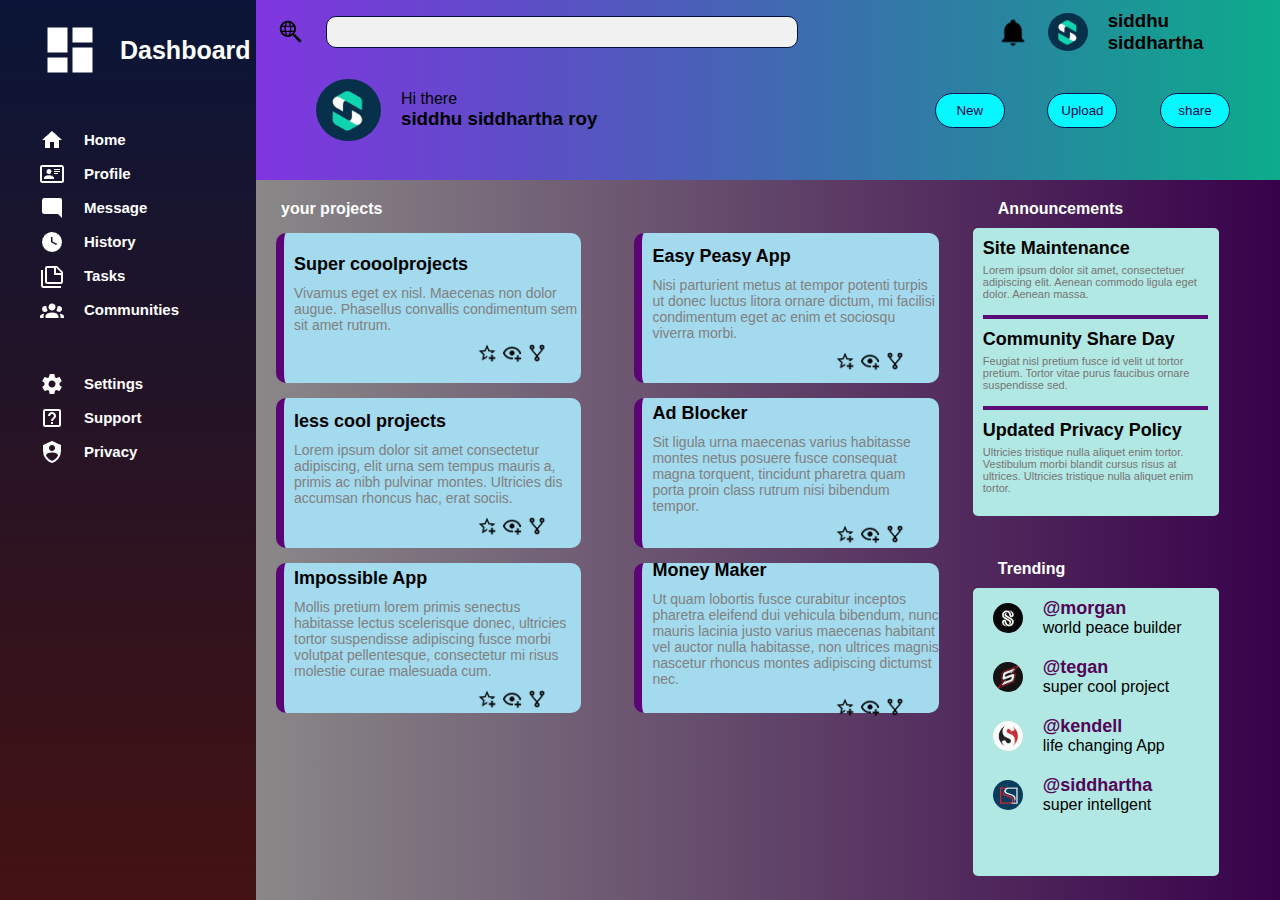
<file: Admin dashboard/index.html>
<!DOCTYPE html>
<html lang="en">
<head>
    <meta charset="UTF-8">
    <meta name="viewport" content="width=device-width, initial-scale=1.0">
    <title>Admin dashboard</title>
    <link rel="stylesheet" href="style.css">
</head>
<body>
     <div class="grid">
          <div class="sidebar">
                 <div class="logo-text">
                     <img src="./image/view-dashboard-custom.png">
                     <h1>Dashboard</h1>
                 </div>

              <br>
                 
                 <div class="list-items">
                      <div class="icon-text">
                           <img src="./image/home-custom.png">
                          <p><strong>Home</strong></p>
                      </div>

                      <div class="icon-text">
                         <img src="./image/card-account-details-outline-custom.png">
                        <p><strong>Profile</strong></p>
                      </div>

                      <div class="icon-text">
                         <img src="./image/message-reply-custom.png">
                         <p><strong>Message</strong></p>
                      </div>

                      <div class="icon-text">
                         <img src="./image/clock-time-four-custom.png">
                         <p><strong>History</strong></p>
                     </div>
                
                     <div class="icon-text">
                         <img src="./image/note-multiple-outline-custom.png">
                         <p><strong>Tasks</strong></p>
                     </div>

                     <div class="icon-text">
                         <img src="./image/account-group-custom.png">
                         <p><strong>Communities</strong></p>
                     </div>
              </div>
              
              <div class="list-items-bottom">
                    <div class="icon-text">
                           <img src="./image/cog-custom.png">
                           <p><strong>Settings</strong></p>
                    </div>

                    <div class="icon-text">
                           <img src="./image/help-box-outline-custom.png">
                            <p><strong>Support</strong></p>
                    </div>
  
                    <div class="icon-text">
                           <img src="./image/shield-account-custom.png">
                           <p><strong>Privacy</strong></p>
                    </div>
              </div>
        </div>
        <div class="main">
            <div class="header">
                <div class="navbar">
                    <img src="./image/search-web-custom.png" width="30px">
                    <input type="text" class="form-input">
                    <img src="./image/bell-custom.png" width="30px">
                    <img src="./image/logo.png" alt="" width="40px" class="avatarNavbar">
                    <h3>siddhu siddhartha</h3>
                </div>

                 <div class="welcome">
                    <div class="left">
                    <img src="./image/logo.png" alt="" width="65px" class="avatarwelcome"> 
                    <div class="welcome-text">
                        <p>Hi there</p>
                        <h3> siddhu siddhartha roy</h3>
                    </div>
                </div>
                    <div class="right">
                        <button class="btn">New</button>
                        <button class="btn">Upload</button>
                        <button class="btn">share</button>
                     </div>
                 </div>
                
             </div>
            <div class="content">
                <div class="projects">
                    <h4>your projects</h4>
                    <div class="cards">
                      <div class="cards-left">
                        <div class="card">
                            <h6>Super cooolprojects</h6>
                            <p>    Vivamus eget ex nisl. Maecenas non dolor augue. Phasellus
                                convallis condimentum sem sit amet rutrum.</p>
                            <div class="icons">
                                <img src="./image/star-plus-outline-custom.png" class="icons-image"alt="">
                                <img src="./image/eye-plus-outline-custom.png" class="icons-image"alt="">
                                <img src="./image/source-fork-custom.png" class="icons-image"alt="">
                            </div>
                        </div>

                        <div class="card">
                            <h6>less cool projects</h6>
                            <p>   Lorem ipsum dolor sit amet consectetur adipiscing, elit urna sem
                                tempus mauris a, primis ac nibh pulvinar montes. Ultricies dis
                                accumsan rhoncus hac, erat sociis.</p>
                            <div class="icons">
                                <img src="./image/star-plus-outline-custom.png"class="icons-image" alt="">
                                <img src="./image/eye-plus-outline-custom.png"class="icons-image" alt="">
                                <img src="./image/source-fork-custom.png" class="icons-image"alt="">
                            </div>
                        </div>
                        
                        <div class="card">
                            <h6>Impossible App</h6>
                            <p>   Mollis pretium lorem primis senectus habitasse lectus scelerisque
                                donec, ultricies tortor suspendisse adipiscing fusce morbi
                                volutpat pellentesque, consectetur mi risus molestie curae
                                malesuada cum.</p>
                            <div class="icons">
                                <img src="./image/star-plus-outline-custom.png" class="icons-image"alt="">
                                <img src="./image/eye-plus-outline-custom.png"class="icons-image" alt="">
                                <img src="./image/source-fork-custom.png"class="icons-image" alt="">
                            </div>
                        </div>
    
                      </div>
                      <div class="cards-right">
                        <div class="card">
                            <h6>Easy Peasy App</h6>
                            <p>    Nisi parturient metus at tempor potenti turpis ut donec luctus
                                litora ornare dictum, mi facilisi condimentum eget ac enim et
                                sociosqu viverra morbi.</p>
                            <div class="icons">
                                <img src="./image/star-plus-outline-custom.png" class="icons-image"alt="">
                                <img src="./image/eye-plus-outline-custom.png" class="icons-image" alt="">
                                <img src="./image/source-fork-custom.png" class="icons-image"alt="">
                            </div>
                        </div>
                        
                        <div class="card">
                            <h6>Ad Blocker</h6>
                            <p>   Sit ligula urna maecenas varius habitasse montes netus posuere
                                fusce consequat magna torquent, tincidunt pharetra quam porta
                                proin class rutrum nisi bibendum tempor.</p>
                            <div class="icons">
                                <img src="./image/star-plus-outline-custom.png" class="icons-image"alt="">
                                <img src="./image/eye-plus-outline-custom.png" class="icons-image" alt="">
                                <img src="./image/source-fork-custom.png"class="icons-image" alt="">
                            </div>
                        </div>
                        
                        <div class="card">
                            <h6>Money Maker</h6>
                            <p> Ut quam lobortis fusce curabitur inceptos pharetra eleifend dui
                                vehicula bibendum, nunc mauris lacinia justo varius maecenas
                                habitant vel auctor nulla habitasse, non ultrices magnis nascetur
                                rhoncus montes adipiscing dictumst nec.</p>
                            <div class="icons">
                                <img src="./image/star-plus-outline-custom.png"class="icons-image" alt="">
                                <img src="./image/eye-plus-outline-custom.png" class="icons-image"alt="">
                                <img src="./image/source-fork-custom.png"class="icons-image" alt="">
                            </div>
                        </div>
                      </div>
                    </div>
                </div>
                <div class="ann-trend">
                    <div class="ann">
                          <h4>Announcements</h4>
                          <div class="ann-card">
                             <div class="ann-text">
                                <h6>Site Maintenance</h6>
                                <p> Lorem ipsum dolor sit amet, consectetuer adipiscing elit. Aenean
                                    commodo ligula eget dolor. Aenean massa.</p>
                             </div>
                             <div class="divider"></div>
                             <div class="ann-text">
                                <h6>Community Share Day</h6>
                                <p> Feugiat nisl pretium fusce id velit ut tortor pretium. Tortor
                                    vitae purus faucibus ornare suspendisse sed.</p>
                             </div>
                             <div class="divider"></div>
                             <div class="ann-text">
                                <h6>Updated Privacy Policy</h6>
                                <p>   Ultricies tristique nulla aliquet enim tortor. Vestibulum morbi
                                    blandit cursus risus at ultrices. Ultricies tristique nulla
                                    aliquet enim tortor.</p>
                             </div>
                           </div>
                    </div>
                    <div class="tred">
                            <h4>Trending</h4>
                            <div class="trend-card">
                                <div class="trend-image-text">
                                    <img src="./image/s1.png" class="trend-image" alt="">
                                    <div class="trend-text">
                                        <h6>@morgan</h6>
                                        <p>world peace builder</p>
                                    </div>
                                </div>
                                <div class="trend-image-text">
                                    <img src="./image/s2.png" class="trend-image" alt="">
                                    <div class="trend-text">
                                        <h6>@tegan</h6>
                                        <p>super cool project</p>
                                    </div>
                                </div>
                                <div class="trend-image-text">
                                    <img src="./image/s3.png" class="trend-image" alt="">
                                    <div class="trend-text">
                                        <h6>@kendell</h6>
                                        <p>life changing App</p>
                                    </div>
                                </div>
                                <div class="trend-image-text">
                                    <img src="./image/s4.png" class="trend-image"alt="">
                                    <div class="trend-text">
                                        <h6>@siddhartha</h6>
                                        <p>super intellgent</p>
                                    </div>
                                </div>
                                
                            </div>
                    </div>
                </div>
            </div>
        </div>
     </div>
</body>
</html>
</file>
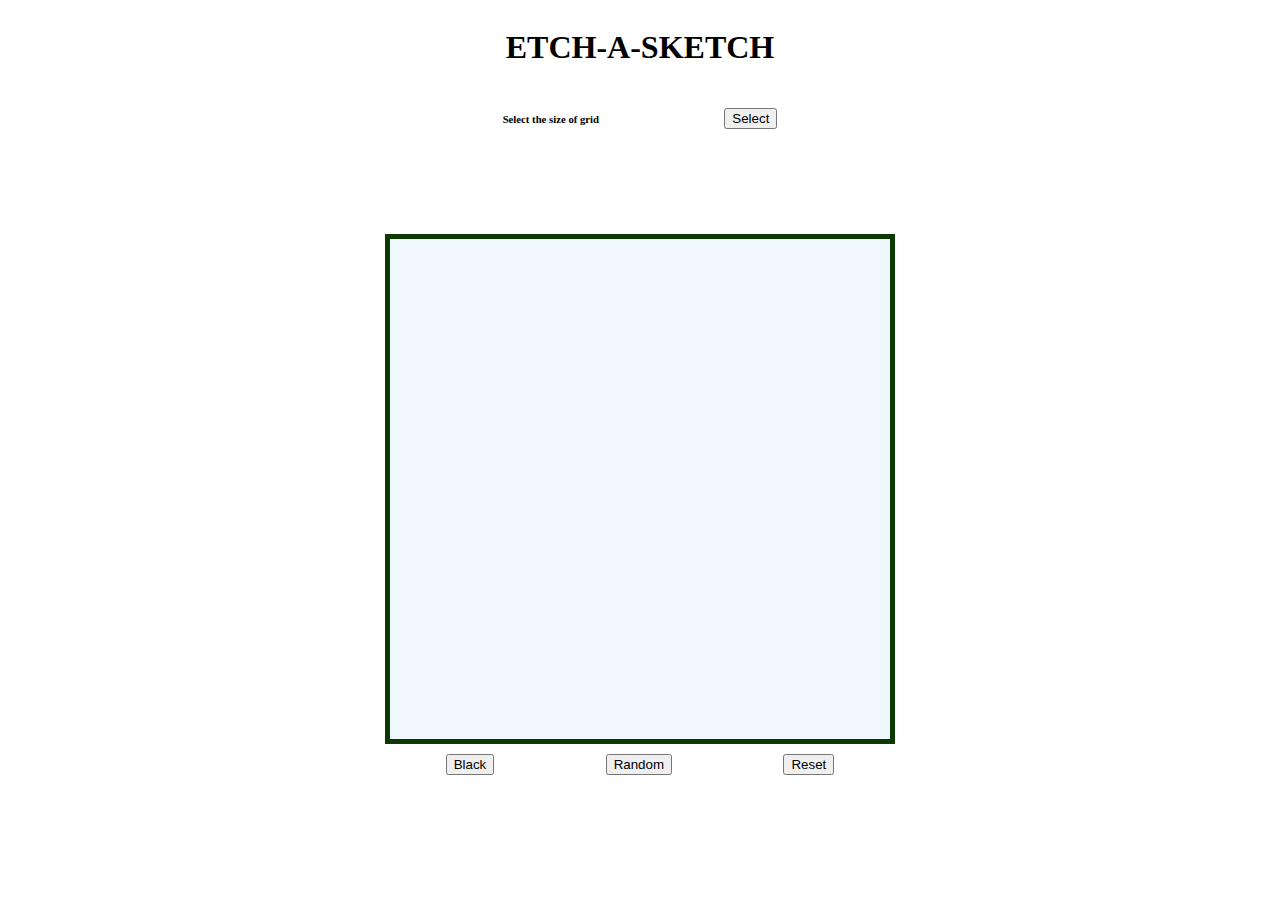
<file: E-sketch/index.html>
<!DOCTYPE html>
<html lang="en">
<head>
    <meta charset="UTF-8">
    <meta name="viewport" content="width=device-width, initial-scale=1.0">
    <title>E-Skecth</title>    
  <link rel="stylesheet" href="https://cdn.jsdelivr.net/npm/bootstrap@4.6.2/dist/css/bootstrap.min.css" integrity="sha384-xOolHFLEh07PJGoPkLv1IbcEPTNtaed2xpHsD9ESMhqIYd0nLMwNLD69Npy4HI+N" crossorigin="anonymous">
  <link rel="stylesheet" href="style.css">
</head>
<body>
    
    <h1>ETCH-A-SKETCH</h1>
    <div class="header">
        <h6>Select the size of grid</h6>
        <button id="popup"  class="btn btn-danger"  onclick="getSize()">Select</button>
    </div>
    <p id="message"></p>
    <p id="draw"></p>
    <div class="board"></div>
    <div class="footer">
        <button class="btn btn-dark"  onclick="setColor('black')">Black</button>
        <button class="btn btn-warning" b onclick="setColor('random')">Random</button>
        <button class="btn btn-primary"  onclick="reset()">Reset</button>
    </div>
</body>
<script src="script.js"></script>
</html>
</file>
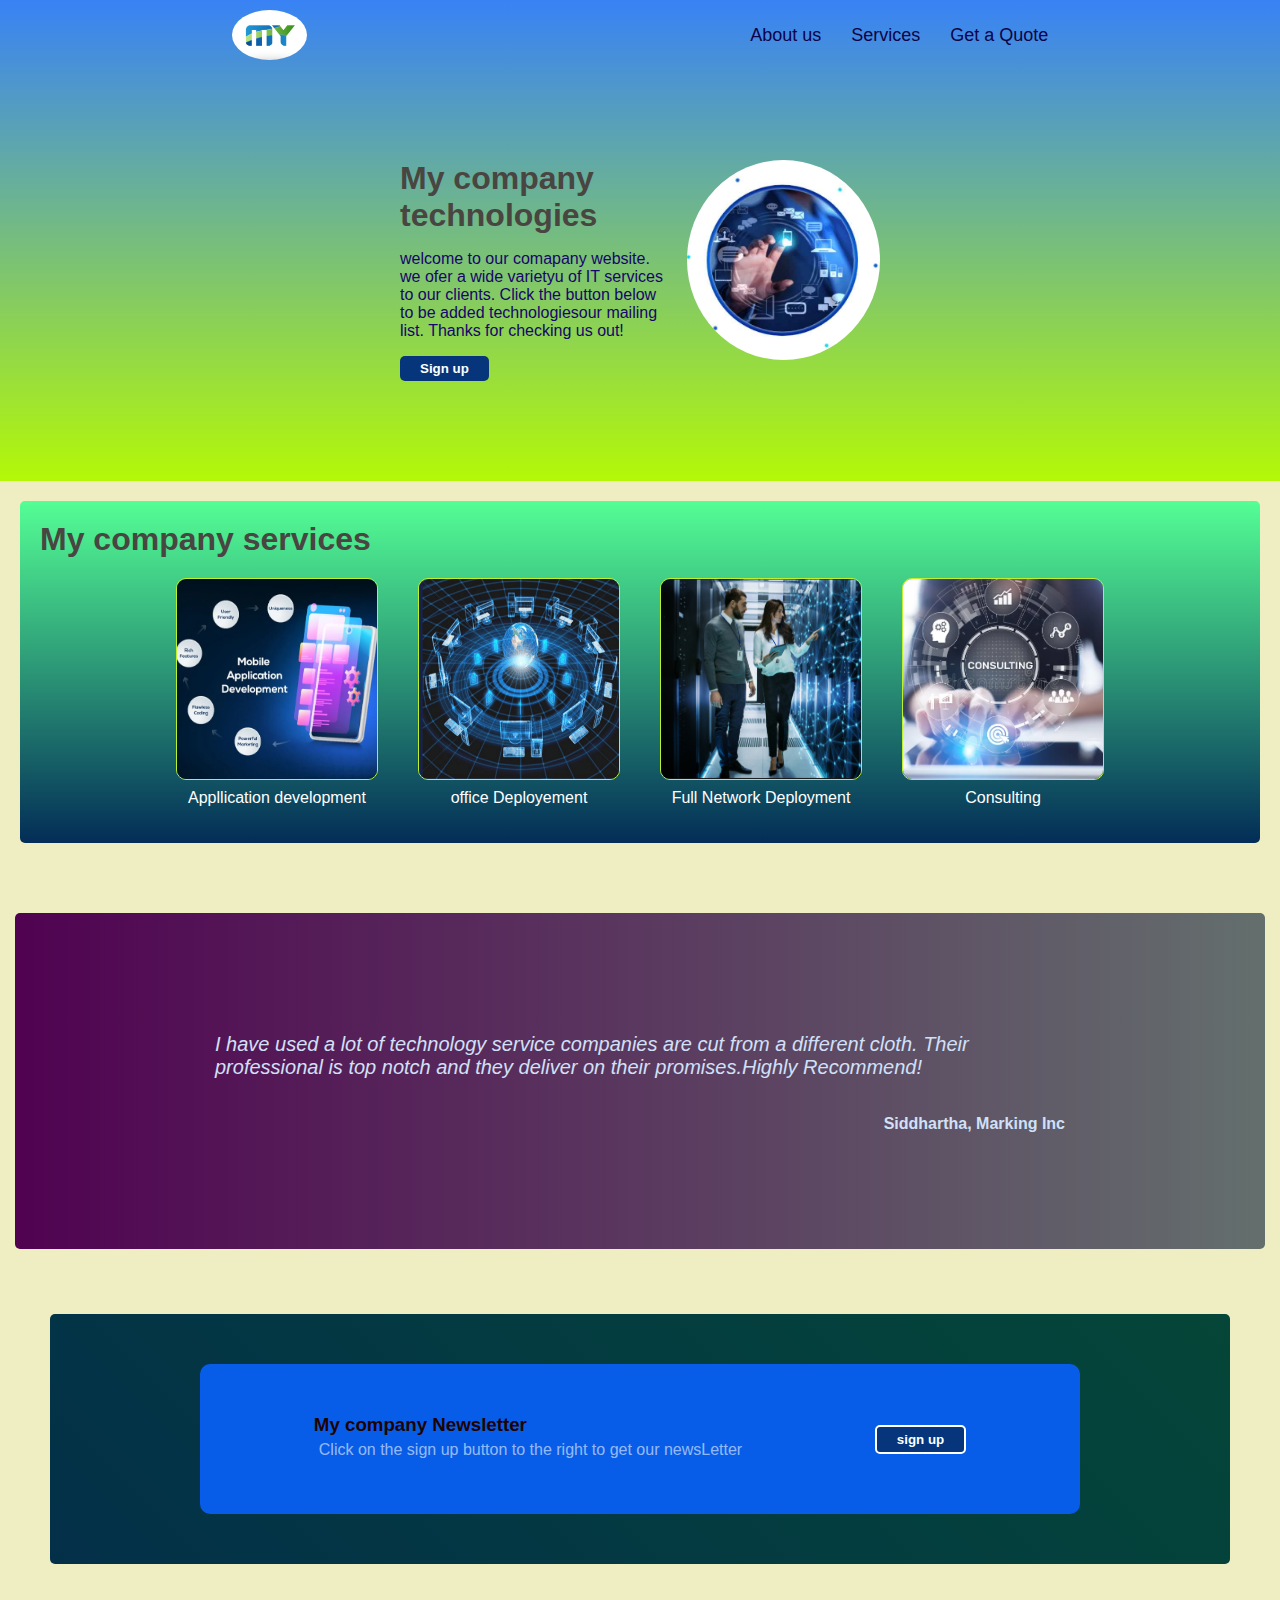
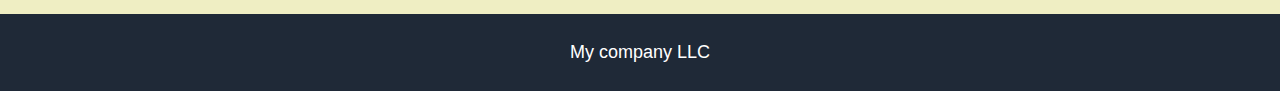
<file: landing page/index.html>
<!DOCTYPE html>
<html lang="en">
<head>
    <meta charset="UTF-8">
    <meta name="viewport" content="width=n, initial-scale=1.0">
    <title>my comppany</title>
    <link rel="stylesheet" href="style.css">
</head>
<body>
    
    <div class="header-hero-wrapper">
        <div class="header">
             <img class="header-logo" src="./image/logo.png" alt="my company logo">
               <ul class="header-links">
                    <li><a href="#cards-wrapper">About us</a></li>
                    <li><a href="#quote-wrapper">Services</a></li>
                    <li><a href="#call-to-action-wrapper">Get a Quote</a></li>
              </ul>
        </div>

         <div class="hero">
             <div class="my-tech-card">
                <h1>My company technologies</h1>
                  <p class="hero-text">welcome to our comapany website. we ofer a wide varietyu of IT
                          services to our clients. Click the button below to be added technologiesour mailing list.
                           Thanks for checking us out!
                  </p>
                 <button class="sign-up-button" type="button">Sign up</button>
             </div>
       
            <img class="hero-image" src="./image/main logg.png" alt="man with laptop">
        </div>
     </div>
     <div class="cards-wrapper" id="cards-wrapper">
        <h1>My company services</h1>
        <div class="card-container">
              <div class="card">
                <img class="card-image" src="./image/application deploy.png" alt="">
                <p class="card-subtext">Appllication development</p>
              </div>
              <div class="card">
                <img class="card-image" src="./image/office deply.png" alt="">
                <p class="card-subtext">office Deployement</p>
              </div>
              <div class="card">
                <img class="card-image " src="./image/network.png" alt="">
                <p class="card-subtext">Full Network Deployment</p>
              </div>
              <div class="card">
                <img class="card-image" src="./image/consulting.png" alt="">
                <p class="card-subtext">Consulting</p>
              </div>
        </div>
     </div>
     <div class="quote-wrapper" id="quote-wrapper">
        <div class="quote-container">
          <p class="quote-text">
            I have used a lot of technology service companies
            are cut from a different cloth. Their professional is top 
            notch and they deliver on their promises.Highly Recommend!
          </p>
          <p class="quote-author">Siddhartha, Marking Inc</p>
        </div>
     </div>
     <div class="call-to-action-wrapper" id="call-to-action-wrapper">
        <diV class="call-to-action-container">
            <div class="call-to-action-card">
                <h3>My company Newsletter</h3>
                <p class="call-to-action-text">
                    Click on the sign up button to the right to get our newsLetter
                </p>
            </div>
            <button class="sign-up-button second" type="button">sign up</button>
        </diV>
     </div>
     <div class="footer-wrapper" >
        <div class="footer">
            <p class="footer-text">My company LLC</p>
        </div>
     </div>
</body>
</html>
</file>
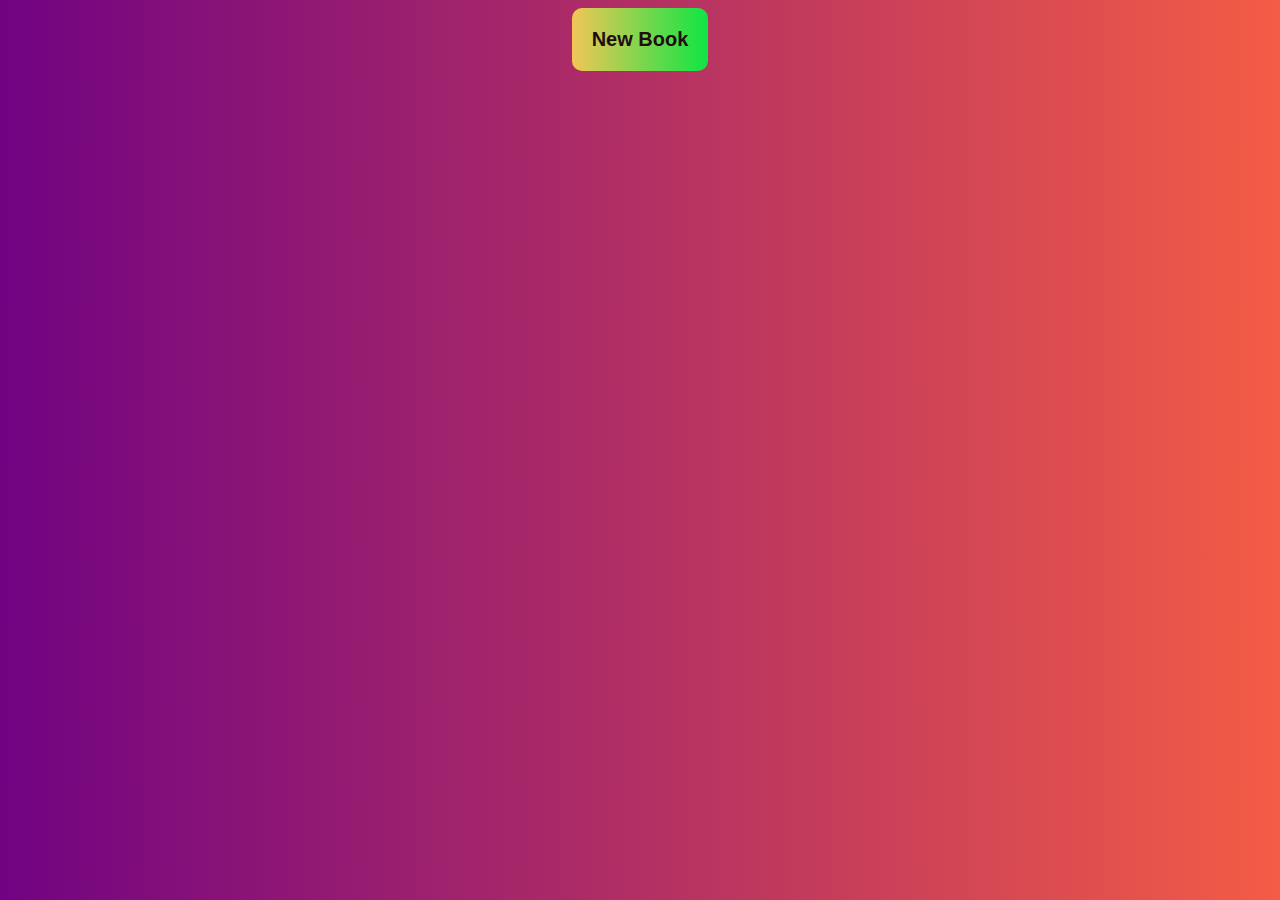
<file: library/index.html>
<!DOCTYPE html>
<html lang="en">
<head>
    <meta charset="UTF-8">
    <meta name="viewport" content="width=device-width, initial-scale=1.0">
    <title>library project</title>
    <link rel="stylesheet" href="style.css">
</head>
<body>
    <button id="new-book-btn">New Book</button>
    <form id="new-book-form" style="display: none;">
      <label for="title">Title:</label>
      <input type="text" id="title">
      <label for="author">Author:</label>
      <input type="text" id="author">
      <label for="pages">Pages:</label>
      <input type="text" id="pages">
      <label for="read">Read:</label>
      <input type="checkbox" id="read">
      <input type="submit" value="Add Book">
    </form>
    <div id="library"></div>
  <body>
  <script src="book.js"></script>

</body>
</html>
</file>
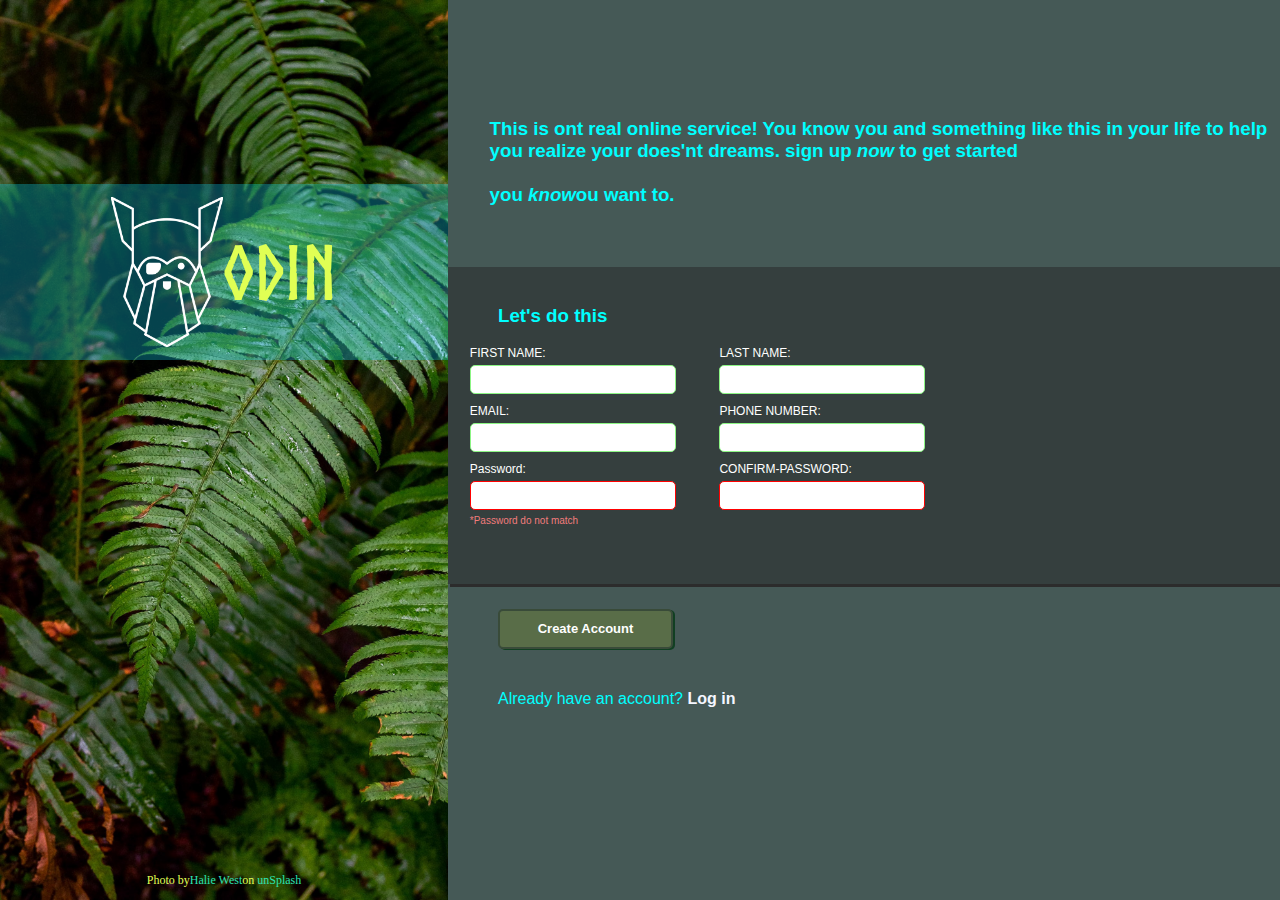
<file: sign up/index.html>
<!DOCTYPE html>
<html lang="en">
<head>
    <meta charset="UTF-8">
    <meta name="viewport" content="width=device-width, initial-scale=1.0">
    <title>sign up form</title>
    <link rel="stylesheet" href="style.css">
</head>
<body>
    <div class="main">
       
        <div class="left">
            <div class="forImage">
                <div class="semi-transparent">
                    <img src="./image/odin-lined.png" alt="logo" height="150px">
                    <h1>ODIN</h1>
                </div>
            </div>
            <div class="forFooter">
                <p class="p-footer">Photo by<a herf="" class="a-footer">Halie West</a>on <a herf="" class="a-footer">unSplash</a></p>
            </div>
        </div>


        <div class="right">
            <div class="first">
                <h3>
                    This is ont real online service! You know you and something
                    like this in your life to help you realize your does'nt dreams.
                    sign up<em> now</em> to get started
                       <br><br>
                    you<em> know</em>ou want to.
                </h3>
            </div>
                
         <form action="" method="get" >
            <div class="second">
                    <h3 style="margin-left: 50px; padding-top:10px">Let's do this</h3>
                <div class="form-main-div">
                    <div class="form-divs">
                        <div class="form-div">
                            <label for="firstName">FIRST NAME:</label>
                            <input type="text" id="firstName" name="first_name">
                        </div>
                         <div class="form-div">
                            <label for="email">EMAIL:</label>
                            <input type="email" id="email" name="email">
                         </div>
                         <div class="form-div">
                            <label for="password">Password:</label>
                            <input type="password" id="password" name="password" required>
                            <p id="error">*Password do not match</p>
                         </div>
                    </div>
                    <div class="form-divs">
                        <div class="form-div">
                            <label for="lasttName">LAST NAME:</label>
                            <input type="text" id="lastName" name="lastt_name">
                        </div>
                        <div class="form-div">
                            <label for="number">PHONE NUMBER:</label>
                            <input type='tel' id="number" name="number">
                        </div>
                        <div class="form-div">
                            <label for="confirmPassword">CONFIRM-PASSWORD:</label>
                            <input type="password" id="ConfirmPassword" name="password" required>
                        </div>
                    </div> 
                </div>   
             </div>     
                <div class="third">
                    <button type="submit" class="btn-green">Create Account</button>
                </div>
         </form> 
         <div class="hyperLink">
            <p>Already have an account? <a href="" class="login">Log in</a></p>
         </div>
        </div>
    </div>
  
</body>
</html>
</file>
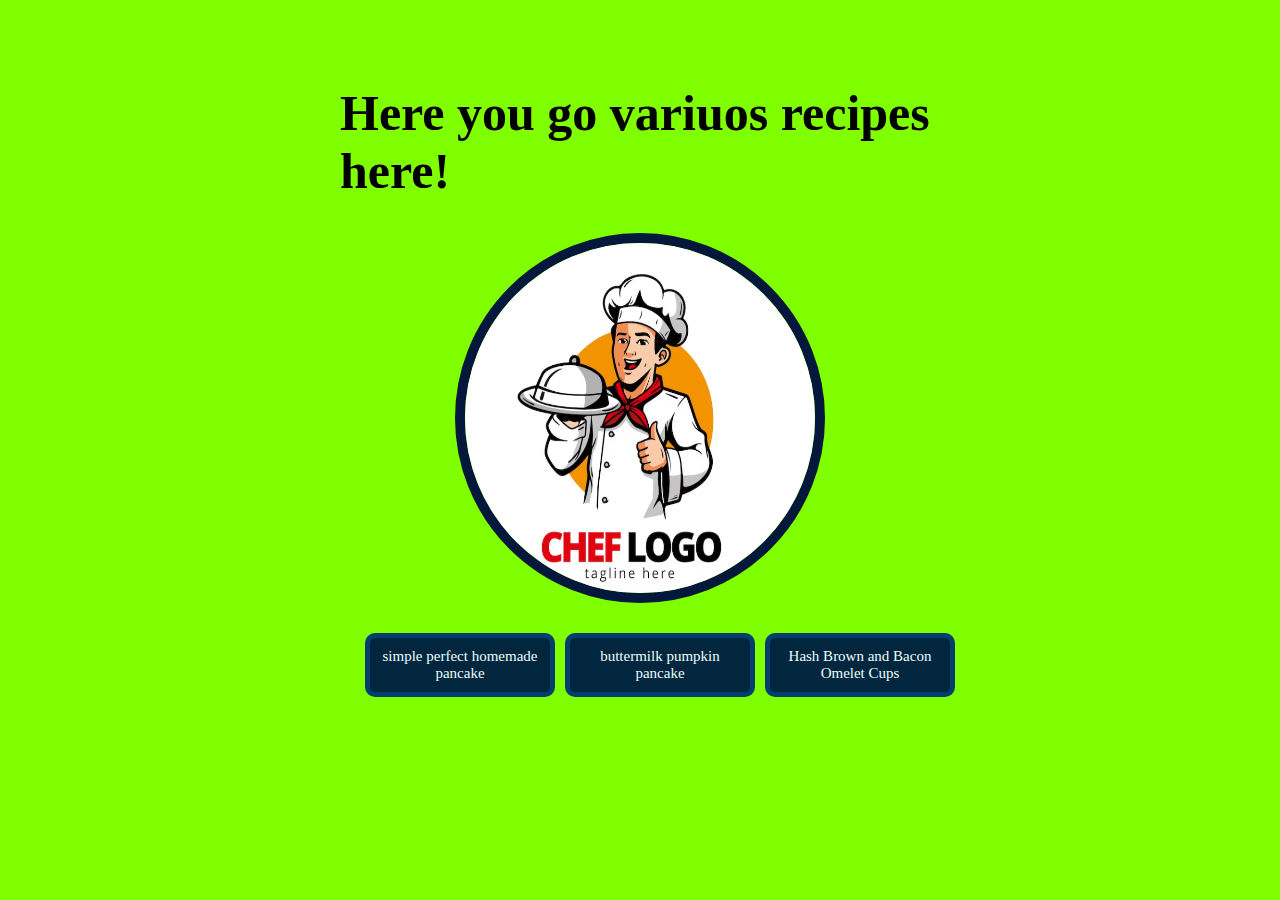
<file: recipes/recipes odin project/index.html>
<!DOCTYPE html>
<html lang="en">
<head>
    <meta charset="UTF-8">
    <meta name="viewport" content="width=device-width, initial-scale=1.0">
    <title>recipes</title>
    <link rel="stylesheet" href="style.css">
</head>
<body class="body">
    <div class="section">
    <h1>Here you go  variuos recipes here!</h1>
    </div>   
    <div class="section"><img src="../image/logo.png"></div>
  <div class="section">
    <ul class="index">
        <li> <a href="./perfect pan cakes.html">simple perfect homemade pancake</a></li>
        <li> <a href="./buttermilk pp.html">buttermilk pumpkin pancake</a></li>
         <li><a href="./Hash Brown and Bacon Omelet Cups.html">Hash Brown and Bacon Omelet Cups</a></li>
     </ul>
  </div>
        
    
</body>
</html>
</file>
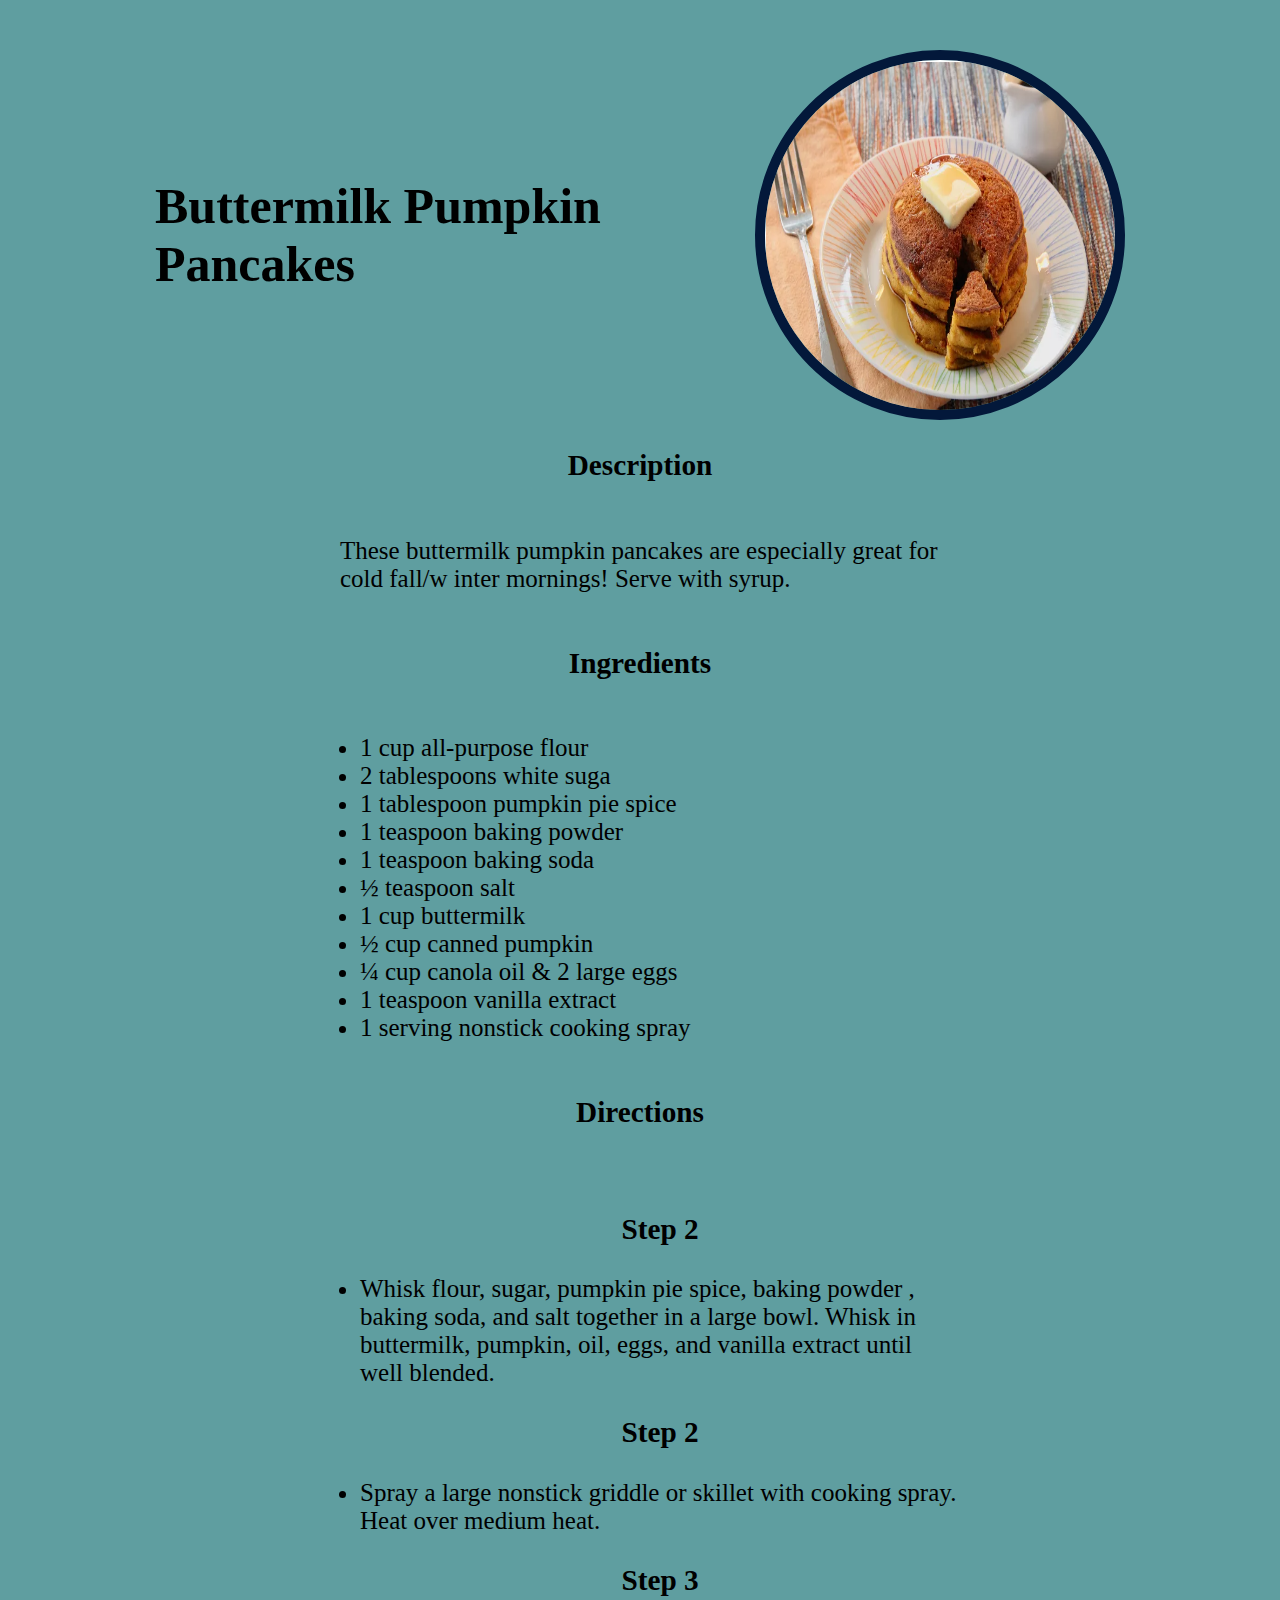
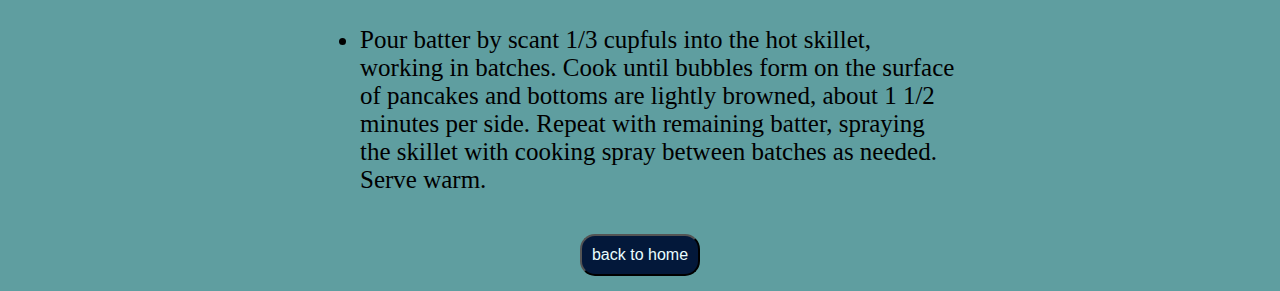
<file: recipes/recipes odin project/buttermilk pp.html>
<!DOCTYPE html>
<html lang="en">
<head>
    <meta charset="UTF-8">
    <meta name="viewport" content="width=device-width, initial-scale=1.0">
    <title>Buttermilk pumpkin pancakes</title>
    <link rel="stylesheet" href="./style.css">
</head>
<body>
    <div>
       
        <div class="section">
        <h1>Buttermilk Pumpkin Pancakes</h1>
      
        <img src="../image/buttermilk pp.png">
        </div>
        <h3>Description</h3>
        <div class="section">
             <p>These buttermilk pumpkin pancakes are especially great for cold fall/w
                inter mornings! Serve with syrup.</p>
        </div>
        <h3>Ingredients</h3>
        <div class="section">
            <ul>
                <li>1 cup all-purpose flour</li>
                <li>2 tablespoons white suga</li>
                <li>1 tablespoon pumpkin pie spice</li>
                <li>1 teaspoon baking powder</li>
                <li>1 teaspoon baking soda</li>
                <li> ½ teaspoon salt</li>
                <li>1 cup buttermilk</li>
                <li>½ cup canned pumpkin</li>
                <li>¼ cup canola oil &  2 large eggs</li>
                <li>1 teaspoon vanilla extract</li>
                <li>1 serving nonstick cooking spray</li>
            </ul>
        </div>
        <h3>Directions</h3>
        <div class="section">
           <ul>
            <h3>Step 2</h3>
            <li>Whisk flour, sugar, pumpkin pie spice, baking powder
             , baking soda, and salt together in a large bowl. Whisk in
              buttermilk, pumpkin, oil, eggs, and vanilla extract until well blended.
            </li>
            <h3>Step 2</h3>
            <li>Spray a large nonstick griddle or skillet with cooking spray. Heat over medium heat.</li>
 
            <h3>Step 3</h3>
            <li>Pour batter by scant 1/3 cupfuls into the hot skillet, 
             working in batches. Cook until bubbles form on the surface
              of pancakes and bottoms are lightly browned, about 1 1/2 minutes per side. Repeat with remaining batter, spraying 
             the skillet with cooking spray between batches as needed. Serve warm.</li>
           </ul>
        </div>
        <div class="section">
            <button class="button"><a href="./index.html">back to home</a></button>
        </div>
    </div>
</body>
</html>
</file>
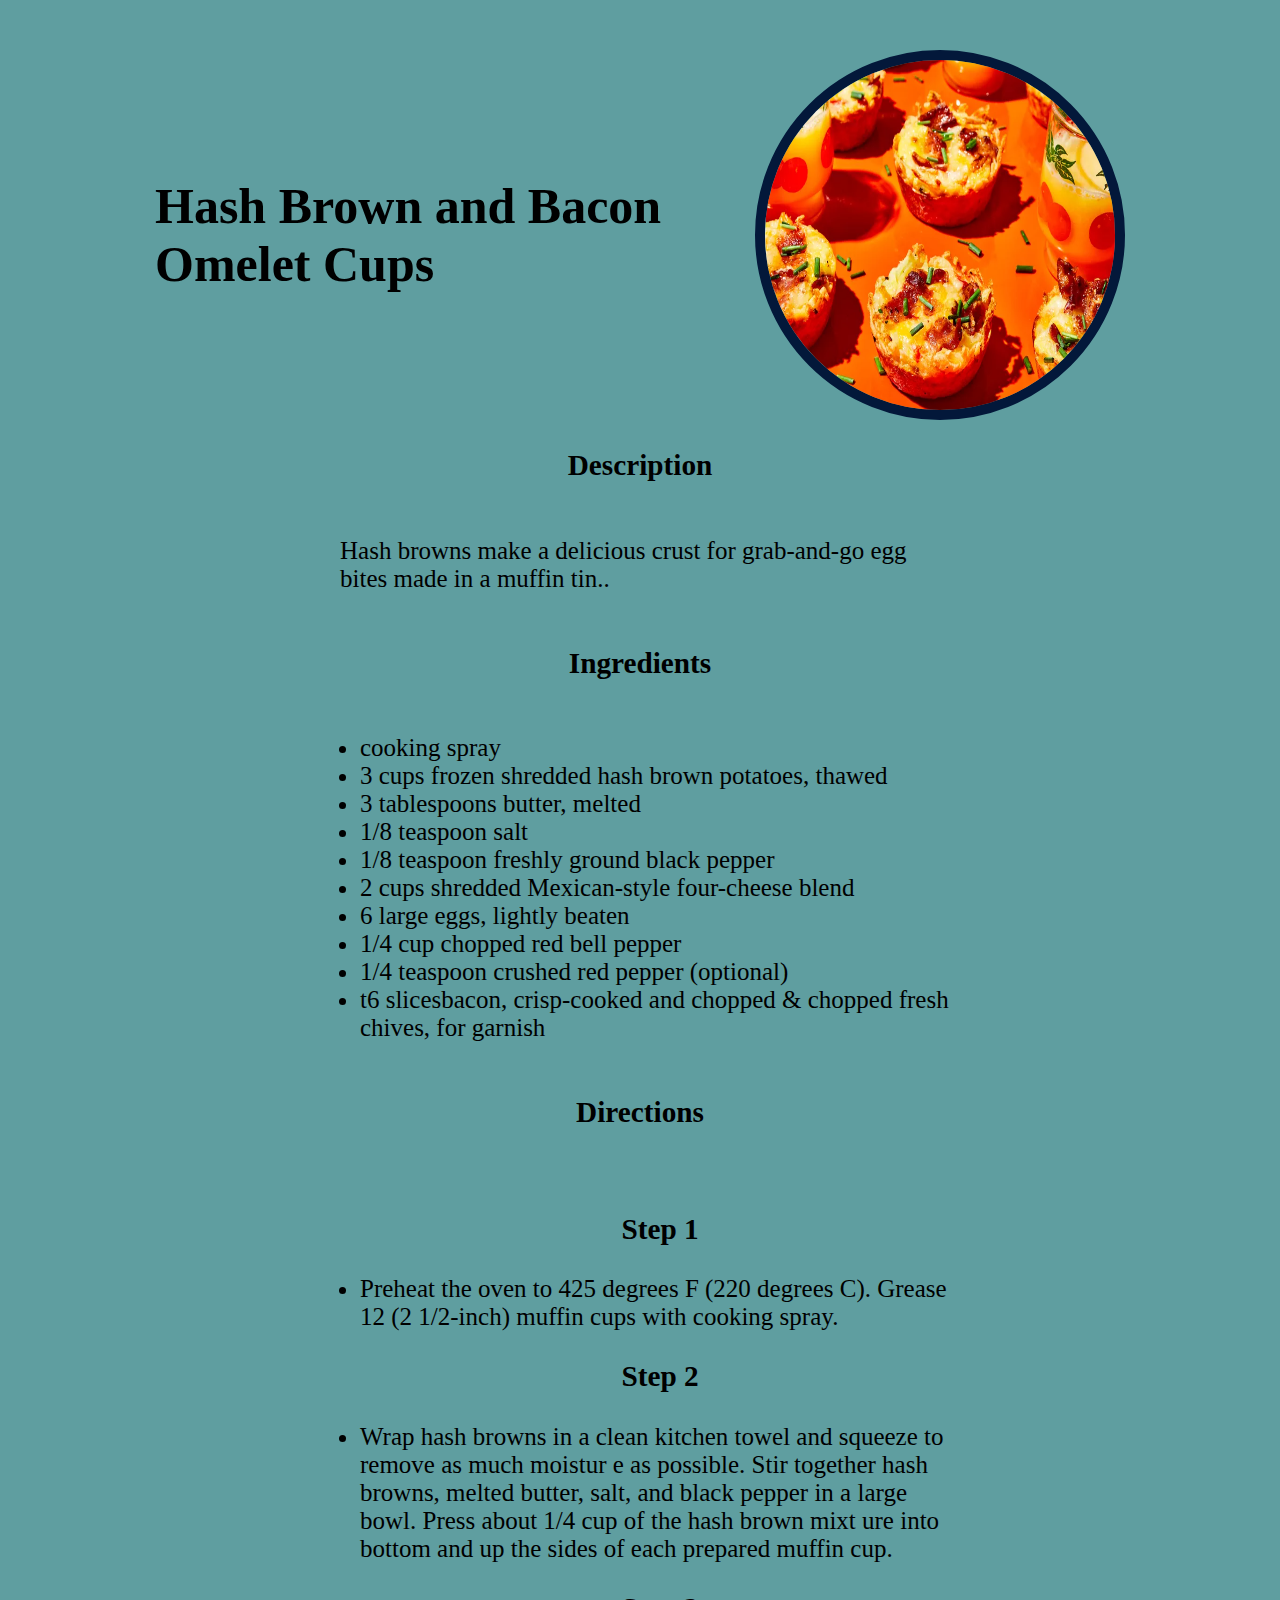
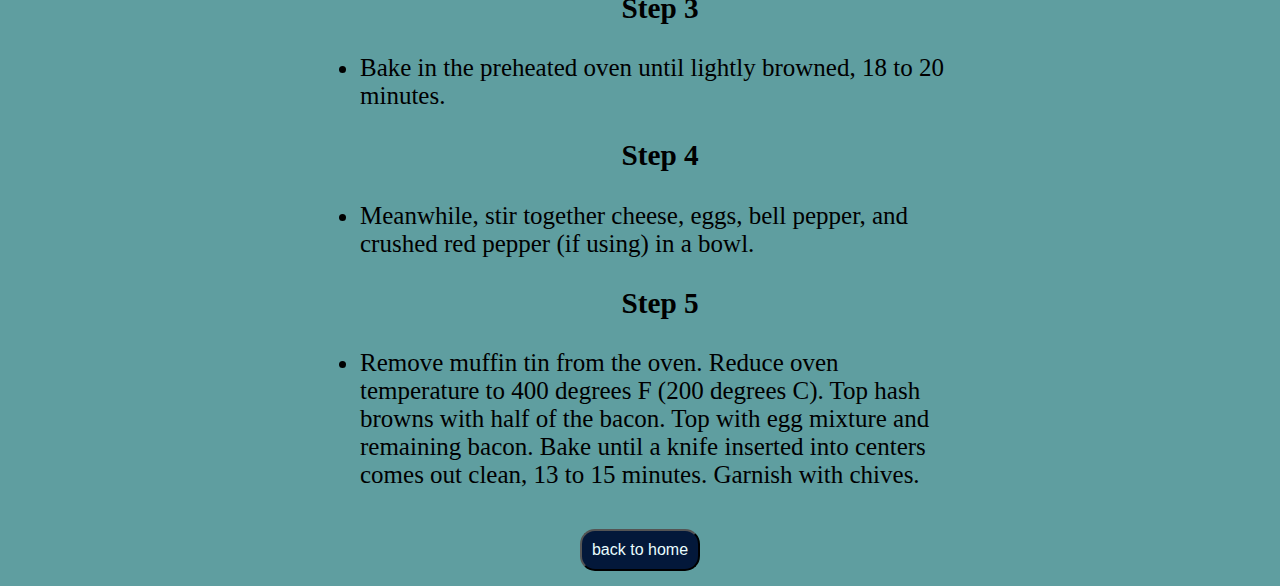
<file: recipes/recipes odin project/Hash Brown and Bacon Omelet Cups.html>
<!DOCTYPE html>
<html lang="en">
<head>
    <meta charset="UTF-8">
    <meta name="viewport" content="width=device-width, initial-scale=1.0">
    <title>Hash Brown and Bacon Omelet Cups</title>
    <link rel="stylesheet" href="./style.css">
</head>
<body>
    <div >
        
        <div class="section">
            <h1>Hash Brown and Bacon Omelet Cups</h1>
        <img src="../image/hasg brow pan cakes.png">
        </div>
        <h3>Description</h3>
        <div class="section">
             <p>Hash browns make a delicious crust for grab-and-go egg bites made in a muffin tin..</p>
        </div>
        <h3>Ingredients</h3>
        <div class="section">
            <ul>
                <li>cooking spray</li>
                <li>3 cups frozen shredded hash brown potatoes, thawed</li>
                <li>3 tablespoons butter, melted</li>
                <li>1/8 teaspoon salt</li>
                <li>1/8 teaspoon freshly ground black pepper</li>
                <li>2 cups shredded Mexican-style four-cheese blend</li>
                <li>6 large eggs, lightly beaten</li>
                <li>1/4 cup chopped red bell pepper</li>
                <li>1/4 teaspoon crushed red pepper (optional)</li>
                <li>t6 slicesbacon, crisp-cooked and chopped
& chopped fresh chives, for garnish</li>
            </ul>
        </div>
        <h3>Directions</h3>
        <div class="section">
            <ul>
                 <h3>Step 1</h3>
                <li>Preheat the oven to 425 degrees F (220 degrees C). Grease 12 (2 1/2-inch) muffin cups with cooking spray.
                </li>
                <h3>Step 2</h3>
                <li>Wrap hash browns in a clean kitchen towel and squeeze to remove as much moistur
                    e as possible. Stir together hash browns, melted butter, salt,
                     and black pepper in a large bowl. Press about 1/4 cup of the hash brown mixt
                     ure into bottom and up the sides of each prepared muffin cup.</li>
     
                <h3>Step 3</h3>
                <li>Bake in the preheated oven until lightly browned, 18 to 20 minutes.</li>
                 <h3>Step 4</h3>
                <li>Meanwhile, stir together cheese, eggs, bell pepper, and crushed red pepper (if using) in a bowl.
                </li>
                 <h3>Step 5</h3>
                <li>Remove muffin tin from the oven. Reduce oven temperature to 400 degrees F (200 degrees C). Top hash browns with half of the bacon. Top with egg mixture and remaining bacon. Bake until a knife inserted into centers comes out clean, 13 to 15 minutes. Garnish with chives.
     
                </li></ul>
           
            
        </div>
        <div class="section">
            <button class="button"><a href="./index.html">back to home</a></button>
        </div>
       
    </div>
</body>
</html>
</file>
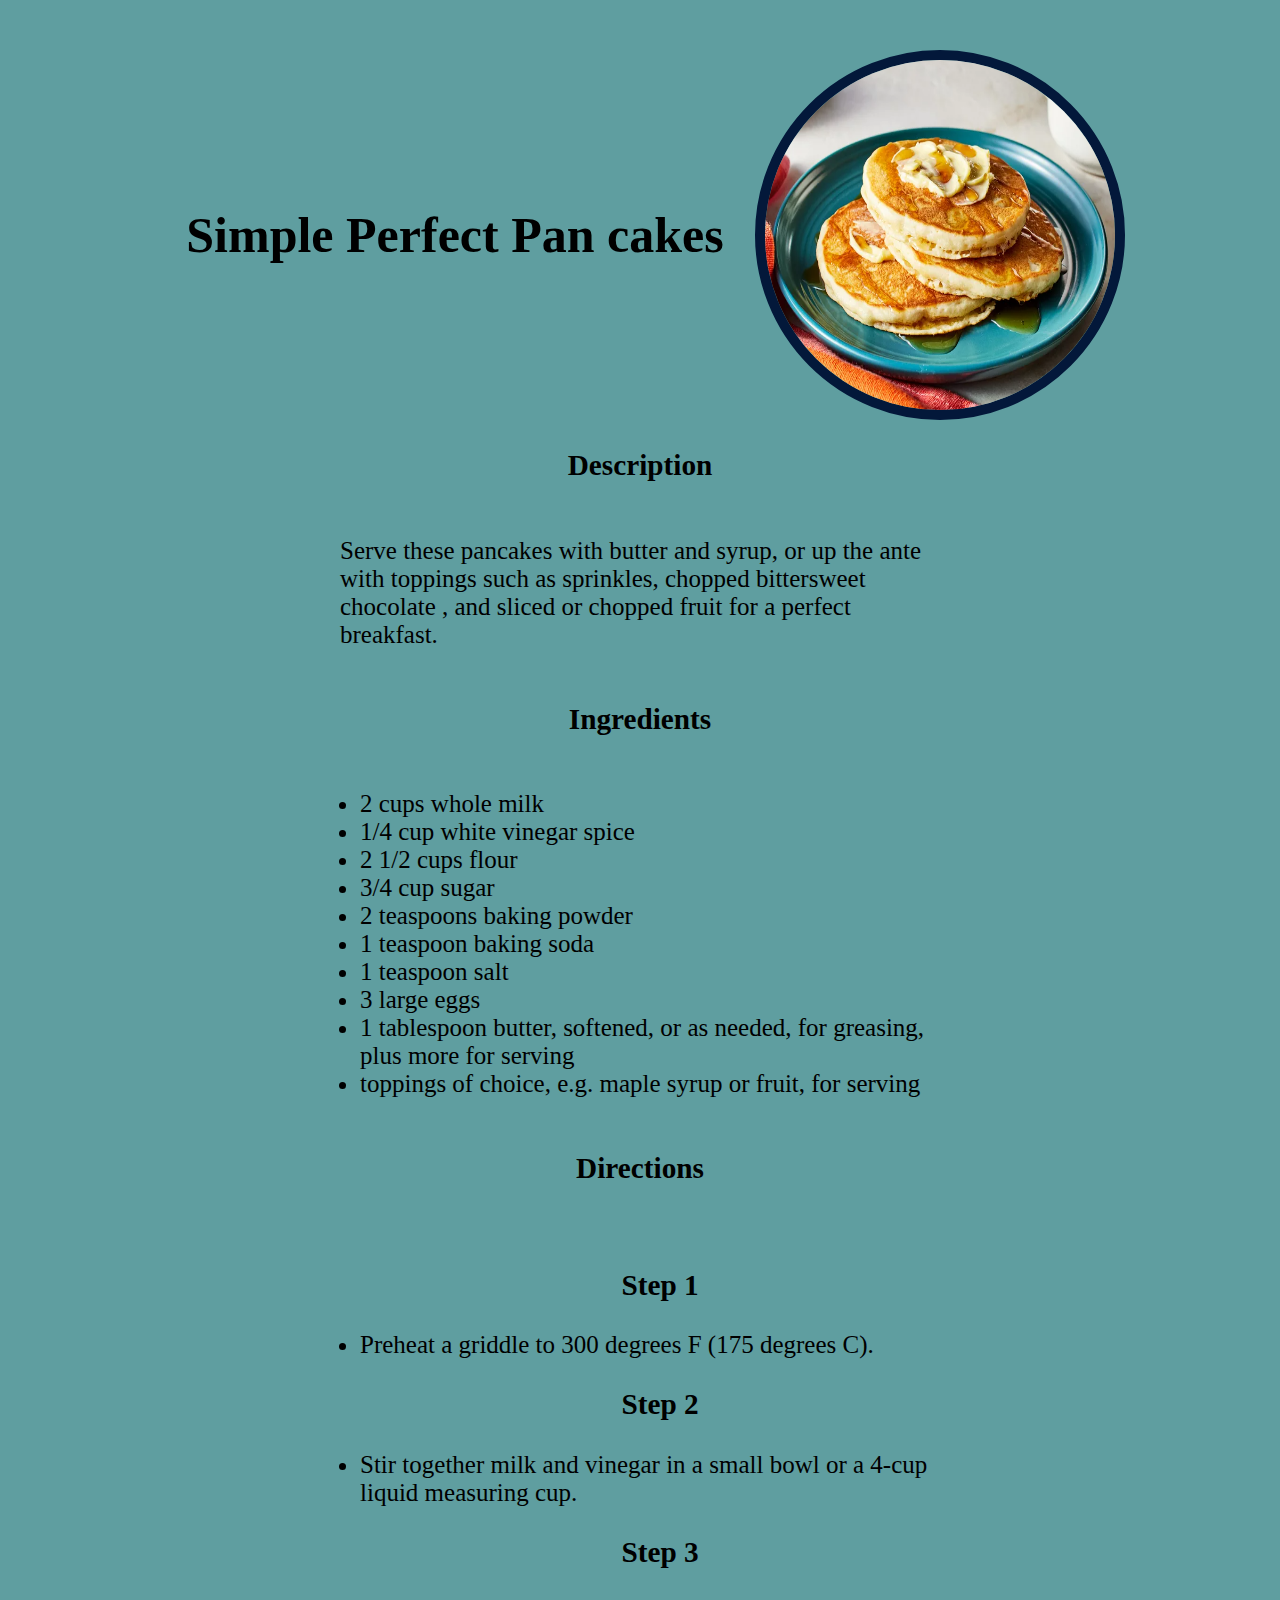
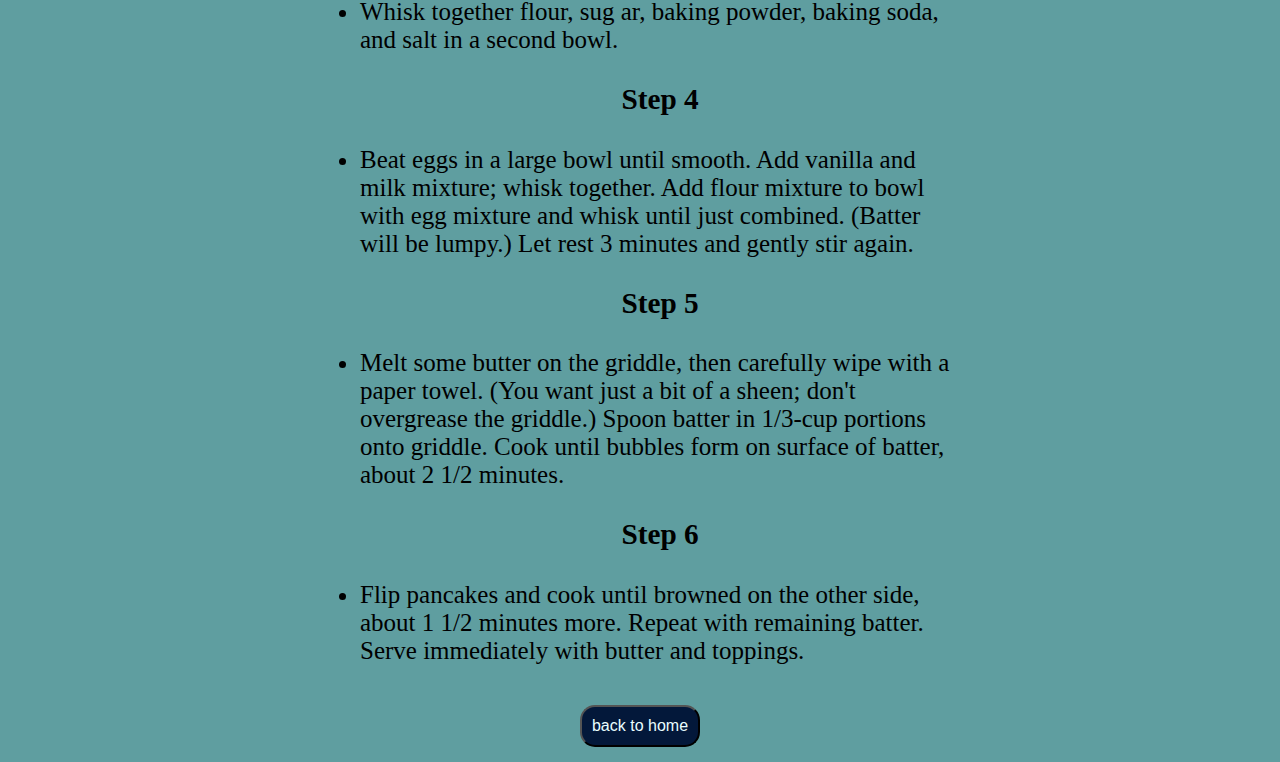
<file: recipes/recipes odin project/perfect pan cakes.html>
<!DOCTYPE html>
<html lang="en">
<head>
    <meta charset="UTF-8">
    <meta name="viewport" content="width=device-width, initial-scale=1.0">
    <title>Perfect Pancakes</title>
    <link rel="stylesheet" href="./style.css">
</head>
<body>
    <div class="content">
  
        <div class="section">
            <h1> Simple Perfect Pan cakes</h1><img src="../image/perfect pan cake.png">
        </div>
        <h3>Description</h3>
        <div class="section">
             <p>Serve these pancakes with butter and syrup, or up the ante with toppings such as sprinkles, chopped bittersweet chocolate
                , and sliced or chopped fruit for a perfect breakfast.</p>
        </div>
        <h3>Ingredients</h3>
        <div class="section">
            <ul>
                <li>2 cups whole milk</li>
                <li>1/4 cup white vinegar spice</li>
                <li>2 1/2 cups flour</li>
                <li>3/4 cup sugar</li>
                <li>2 teaspoons baking powder</li>
                <li>1 teaspoon baking soda</li>
                <li>1 teaspoon salt</li>
                <li>3 large eggs</li>
                <li>1 tablespoon butter, softened, or as needed, 
                    for greasing, plus more for serving</li>
                <li>toppings of choice, e.g. maple syrup or fruit, for serving</li>
            </ul>
        </div>
        <h3>Directions</h3>
        <div class="section">
            <ul>
                <h3>Step 1</h3>
                <li>Preheat a griddle to 300 degrees F (175 degrees C).
                </li>
                <h3>Step 2</h3>
                <li>Stir together milk and vinegar in a small bowl or a 4-cup liquid measuring cup.</li>
     
                <h3>Step 3</h3>
                <li>Whisk together flour, sug
                 ar, baking powder, baking soda, and salt in a second bowl.</li>
                 <h3>Step 4</h3>
                <li>Beat eggs in a large bowl until smooth. Add vanilla and milk mixture; whisk together. Add flour mixture to bowl with egg mixture and whisk until just combined. (Batter will be lumpy.) Let rest 3 minutes and gently stir again.
                </li>
                 <h3>Step 5</h3>
                <li>Melt some butter on the griddle, then carefully wipe with a paper towel. (You want just a bit of a sheen; don't overgrease the griddle.) Spoon batter in 1/3-cup portions onto griddle. Cook until bubbles form on surface of batter, about 2 1/2 minutes.</li>
                 <h3>Step 6</h3>
                <li>Flip pancakes and cook until browned on the other side, about 1 1/2 minutes more. Repeat with remaining batter. Serve immediately with butter and toppings.</li>
            </ul>
           
        </div>

        <div class="section">
            <button class="button"><a href="./index.html">back to home</a></button>
        </div>
    </div>
</body>
</html>
</file>
<file: Admin dashboard/style.css>
*{
    margin:0;
    padding:0;
}
body{
    font-family: 'Franklin Gothic Medium', 'Arial Narrow', Arial, sans-serif;
}
.grid{
    display:grid;
    grid-template-columns: 20% 80%;
}
     /* SIDE BAR CSS*/
.sidebar{
    background:linear-gradient(0deg,#441212,#0a1537);
    height:100vh;
}
.logo-text{
 display: flex;
 flex-direction: row;
 justify-content:flex-start;
 align-items: center;
 color: white;
margin  : 20px 40px;
}
.logo-text h1{
    font-size: 25px;
    margin-left: 20px;
}
.icon-text{
    display: flex;
    flex-direction: row;
    justify-content:flex-start;
    align-items:center;
    margin:10px 40px;
}
.list-items-bottom{
    margin-top:50px;

}
.icon-text p strong{
    margin-left:20px;
    font-size: 15px;
     font-weight:700 ;
     color: white;
     cursor: pointer;
}

   /*MAIN SCREEN*/
   
.main{
 background:linear-gradient(90deg,rgb(138, 136, 136)0,#38014a);
 height: 100vh;
 display: grid;
 grid-template-rows:20% 80%;
}
.header{
    background:linear-gradient(90deg,#7d19ffbd,#0dac8c);
    display: flex;
    flex-direction: column;
}
.navbar,.left{
  display: flex;
  flex-direction:row;
  justify-content: space-around;
  align-items: center;
  margin:10px 20px;
}
.form-input{
    width: 500px;
    height: 30px;
    background-color: rgb(241, 241, 241);
    border-radius: 10px;
    border:1px solid #04103f;
    margin-left:20px ;
    margin-right:200px;
}
.avatarNavbar,.avatarwelcome{
    margin:0 20px;
    border-radius: 50%;
}
.welcome{
    display: flex;
    flex-direction:row;
    align-items: center;
    justify-content: space-between;
    margin:5px 20px;
  }
.right{
    display: flex;
    flex-direction: row;
    justify-content:space-between;
    align-items:center;
    width:30%;
    margin-right: 30px;
}
.btn{
    background-color :#06f7ff;
    width:70px;
    height: 35px;
    color:rgb(21, 4, 76);
    border:1px solid #03164c;
    border-radius: 20px;
    cursor: pointer;
}
.btn:hover{
    background-color: #03164c;
    color:#06f7ff;
}
.content{
    background:linear-gradient(toright,#a4e86dbd,#33f5ce);
    display: grid;
     grid-template-columns: 70% 30%;
}
.cards{
    display: grid;
    grid-template-columns:50% 50% ;
}
.icons-image{
    width:20x;
    height:20px;
    margin-right:5px;
}
.card{
    background-color: #a3daee;
    border-left:8px solid #5c0375;
    border-radius: 10px;
    height:150px;
    width:80%;
    margin:15px 0;
    margin-left:20px;
    display: flex;
    flex-direction: column;
    justify-content: center;
    align-items: flex-start;
    padding-left:10px;
  }
  .icons{
    display: flex;
    flex-direction: row;
    justify-content: flex-end;
    align-items: center;
    width:90%;
  }
  h6{
    font-size: 18px;
  }
  .card p{
    font-size: 14px;
    color:grey;
    margin:10px 0;
  }
  h4{
    margin-left:25px;
    margin-top:20px;
    color:rgb(254, 255, 255);
  }
  .ann-trend{
    display: grid;
    grid-template-rows: 50% 50%;
  }
  .ann-card,.trend-card{
    height:80%;
    width: 80%;
    background-color:rgb(177, 232, 227) ;
    border-radius: 5px;
}
  .trend-image{
    border-radius: 50%;
    width: 30px;
    height:30px;
    cursor: pointer;
  }
  .ann-text{
    padding:10px 10px;
  }
  .amm-text h6{
    font-size: 13px;
  }
  .ann-text p{
    font-size: 11px;
    color:rgb(119, 116, 116);
    margin:5px 0;
  }
  .divider{
    border: 2px solid #5a0a75;
    width: 90%;
    margin-left:10px
  }
  .tred h4,.ann h4{
    margin-bottom: 10px;
  }
  .trend-image-text{
    display:flex;
    flex-direction: row;
    align-items: center;
    margin: 0px 20px;
    padding: 10px 0;

  }
  .trend-text h6{
    color:#530557;
  }
  .trend-text{
    margin-left: 20px;
  }
</file>
<file: E-sketch/style.css>
body{
    display: flex;
    align-items: center;
    justify-content: center;
    flex-direction: column;
    
}
.header{
    display:flex;
    flex-direction:row;
    align-items: center;
    width: 400px;
    justify-content: space-around;
    margin-bottom: 20px;
    border-radius: 10px;
}
.board{
    background-color: aliceblue;
}
.footer{
    display: flex;
    flex-direction: row;
    justify-content: space-around;
    width:500px;
    align-items: center;
    margin-top: 10px;
}
.board{
    width:500px;
    height: 500px;
    display: grid;
    border:5px solid rgb(10, 57, 1);
}
</file>
<file: landing page/style.css>
*{
    scroll-behavior: smooth;
}
body{
    display: flex;
    flex-direction: column;
    margin:0;
    min-height:100vh;
    font-family:Roboto,sans-serif;
    background-color: #efeec3;
   
}
.header-hero-wrapper{
   background:linear-gradient(0deg,#b4f807,#3882f6) 
}
.header{
 display: flex;
 align-items: center;
 margin: 10px;
 justify-content: space-around;
 font-size:18px;
}

.header-logo{
    height:50px;
    width:75px;
    border-radius:50%;
}
.header-links{
    display: flex;
    list-style-type: none;
    margin:0;
    padding:0;
    gap:30px;
}
.header-links a{
    color:#0c0448;
    text-decoration:none;
    cursor: pointer;
}
.hero{
    display: flex;
    justify-content: center;
    margin:100px;
    margin-left:400px;
    margin-right:400px;
}
.hero-image{
    height:200px;
    width:200px;
    border-radius: 50%;
}
.my-tech-card{
    align-self:center;
    margin-right:20px;
}
h1{
    font: size 48px;
    font-weight:900;
    color:#494541;
    padding:0;
    margin:0;
}
.hero-text{
    color:#16056b;
}
.sign-up-button{
    background-color:#06357b;
    color:#ffffff;
    font-weight: 900;
    padding:5px 20px;
    border-radius:5px;
    border:0;
    cursor: pointer;
}
.sign-up-button:hover{
    background-color: #075de8;
}
.cards-wrapper{
    margin: 20px 20px;
    padding:20px;
    background:linear-gradient(0deg,#032d57,#54fe95);
    border-radius:5px;
}
.card-container{
    display:flex;
    justify-content: center;
    align-items:center;
    flex-wrap: wrap;
}
.card-image{
    height:200px;
    width:200px;
    margin:20px;
    border-radius: 10px;
    border:1px solid #bff02f;
}
.card-image:hover{
    transform: scale(0.9);
}

.card-subtext{
    text-align: center;
    margin-top:-15px;
    color:#ffffff
}
.quote-wrapper{
    background:linear-gradient(90deg,#500251,#646f6d);
    margin: 50px 15px 15px;
    border-radius: 5px;

}
.quote-container{
    display: flex;
    flex-direction: column;
    margin:100px;
    padding-left:100px;
    padding-right: 100px;
}
.quote-text{
    font-size:20px;
    font-weight: 300;
    font-style:italic;
    color: #d1e0f7;
}
.quote-author{
    font-weight:900;
    align-self: flex-end;
    color: #d1e0f7;
}
.call-to-action-wrapper{
    margin: 50px;
    border-radius: 5px;
    padding:50px 0;
    background:linear-gradient(45deg,#033049,#044638);

}
.call-to-action-container{
    background-color: #075de8;
    display: flex;
    justify-content: space-around;
    align-items: center;
    margin-left: 150px;
    margin-right: 150px;
    border-radius: 10px;
    padding:50px;
}
h3{
    color:#1e0303;
    padding:0px;
    margin:0px;
}
.call-to-action-text{
    color: #ffffff96;
    padding: 0px;
    margin:5px;
}
.sign-up-button.second{
    border:2px solid #ffffff;
}
.footer-wrapper{
    background-color: #1f2937;
}
.footer{
    display: flex;
    align-items:center;
    margin: 10px;
    justify-content: center;
    font-size: 18px;
    color:#ffffff;
}
</file>
<file: library/style.css>
body{
    background:linear-gradient(90deg,#710382,#f35c45);
}
#new-book-btn {
    display: block;
    margin: 0 auto;
    padding: 20px;
    font-size: 20px;
    background:linear-gradient(90deg,#f2c656,#0ee544);
    color: rgb(33, 13, 13);
    border: none;
    border-radius: 10px;
    cursor: pointer;
}  

form {
    background:linear-gradient(0deg,#e9ba44,#fff202);
    width: 500px;
    margin: 50px auto;
    text-align: center;
    padding: 20px;
    border: 1px solid #948b8b;
    border-radius: 10px;
    box-shadow: 2px 2px 5px rgba(233, 230, 230, 0.725);
}
  
  input[type="text"],
  input[type="number"],
  select {
    width: 90%;
    padding: 12px;
    font-size: 16px;
    margin-top: 8px;
    border: 1px solid #ddd;
    border-radius: 5px;
    box-shadow: 2px 2px 5px rgba(0, 0, 0, 0.1);
    outline: none;
    transition: 0.3s;
    margin-bottom: 10px;
  }
  
  input[type="text"]:focus,
  input[type="number"]:focus,
  select:focus {
    border: 2px solid #043572;
    box-shadow: 2px 2px 5px rgba(0, 0, 0, 0.3);
  }
  
  label {
    font-size: 18px;
    margin-bottom: 10px;
    display: block;
  }
  
  input[type="submit"] {
    width: 100%;
    padding: 12px 20px;
    font-size: 18px;
    margin-top: 20px;
    background-color: #800a9b;
    color: #fff;
    border: none;
    border-radius: 5px;
    cursor: pointer;
  }
  
  input[type="submit"]:active {
    background-color: #05b40e;
  }

  .book-card {
    background:linear-gradient(45deg,hsl(180, 58%, 45%),#06fbff);
    display: inline-block;
    width: 300px;
    height: 200px;
    margin: 10px;
    padding: 20px;
    border: 3px solid #05083d;
    border-radius: 10px;
    text-align: center;
   
  }
  
  .book-header {
    background-color: #121913;
    color: white;
    padding: 20px;
    text-align: center;
  }
  
  .book-title {
    margin: 0;
    font-size: 22px;
  }
  
  .book-author {
    margin: 5px 0 0 0;
    font-size: 18px;
  }
  
  .book-body {
    padding: 20px;
    text-align: center;
  }
  
  .book-pages {
    margin: 0;
    font-size: 18px;
  }
  
  .book-status {
    margin: 10px 0 0 0;
    font-size: 16px;
    color: #19054e;
  }
  
  button {
    padding: 10px 20px;
    border: 2px solid #53553c;
    border-radius: 5px;
    font-size: 16px;
    font-weight: bold;
    background-color: #05aa08;
    cursor: pointer;
    color:hsl(60, 100%, 50%)
  }
    
  button:hover {
    background-color: #8c0303;
    color: #fff;
  }

  .read-status {
    background-color:rgb(9, 80, 65);
    color: white;
    width: 50%;
    margin-left: 75px;
  }
</file>
<file: sign up/style.css>
@font-face {
    font-family:Norse-Bold;
    src: url(./fonts/Norse-Bold.otf);
  }
  
  h1 {
    font-family: Norse-Bold, sans-serif;
  }
body{
    margin:0;
    padding:0;
    font-family: Arial, Helvetica, sans-serif;
    color:aqua
}
.main{
    display: flex;
    flex-direction:row;
    width:100vw;
    height:100vh;
}
.left{
 background-image:url(./image/halie-west-25xggax4bSA-unsplash.jpg);
 width:35vw;
 background-repeat: no-repeat ;
 background-size: cover;
 color: rgb(224, 255, 84);
 font-family:Norse-Bold sans-serif;
 display: flex;
 flex-direction:column ;
}
.right{
   display: flex;
  flex-direction: column;
  background-color:rgb(69, 89, 86);
  width:65vw;
 
}
.first{
    height:25vh;
    display:flex;
    justify-content:flex-start;
    align-items: flex-end;
    margin-left:5%;
    margin-bottom:5%;
}
.second{
    background-color: rgba(38, 38, 38, 0.5) ;
    height:33vh;
    align-items: center;
    box-shadow: 2px 3px #2c2c2c;
    padding-top:10px;
    padding-bottom:10px;
}

.form-main-div{
    display: flex;
    flex-direction: row;
    width:60%;
    justify-content: space-around;
    
}
.form-div{
    display: flex;
    flex-direction: column;  
    margin-bottom: 10px;
}
input{
    width:200px;
    border:1px solid #8cf584;
    height:25px;
    border-radius: 5px;
    outline: none; 
}
input:focus{
    border:1px solid rgb(23, 23, 255);
}

input:invalid{
    border:1px solid red;
}
label{
    font-size:12px;
    margin-bottom:5px;
    color: rgb(255, 255, 255);
}
#error{
    color:rgb(241, 124, 124);
    font-size:10px;
    margin-top:5px;
}
.btn-green{
    background-color:#596D48;
    color:white;
    border: 2px solid rgb(57, 75, 57);
    border-radius: 5px;
    height:40px;
    width:175px;
    font-weight: bolder;
    font-size: small;
    box-shadow: 2px 1px #113f22;

}
.btn-green:hover{
    background-color:white;
    color:#596D48;
}
.third{
   margin-left:50px;
   margin-top:25px;
}
.hyperLink{
    margin-left: 50px;
    margin-top: 25px;
}
.login{
    color: #f4f6ff;
    text-decoration: none;
    font-weight: bolder;
}
.a-footer{
    color:rgb(43, 227, 178);
}
.p-footer{
    font-size:12px ;
 
}
.forImage{
  height:40vh;
  display: flex;;
  align-items: flex-end;

}

.forFooter{
    height:60vh;
    display:flex;
    justify-content: center;
    align-items: flex-end;
    width: 100%;
}
.semi-transparent{
    display: flex;
    flex-direction: row;
    width: 100%;
    align-items: center;
    justify-content: center;
    background-color: rgba(15, 223, 255, 0.3);
}
h1{
    font-size: 75px;
    font-family: Norse-Bold;
}
</file>
<file: recipes/recipes odin project/style.css>
body{
    background-color: cadetblue;
    font-size: 25px;
    margin:50px 0px 0px;
}
img{
    width:350px;
    height:350px;
    border: 10px solid #03183a;
    border-radius:50%}
    
h1,p,ul{
    width:600px
}
h1,h3,p,.section{
    display: flex;
    justify-content: center;
    align-items: center;
}
.body{
    background-color: chartreuse;
}
.index{
    display: flex;
    justify-content: center;
    align-items: center;
    text-align: center;
}
.index li{
    border:5px solid #023e6f;
    border-radius:10px ;
    width:200px;
    list-style-type: none;
    padding: 10px;
    background-color: rgb(2, 38, 61);
    font-size: 15px;
    margin:5px;
 
}
a{ 
    text-decoration: none;
    color:rgb(234, 254, 255);
    
}
.button{
    color:aqua;
    background: #03183a;
    font-size: medium;
   margin:15px;
   padding:10px;
   border-radius: 15px;
}
</file>
